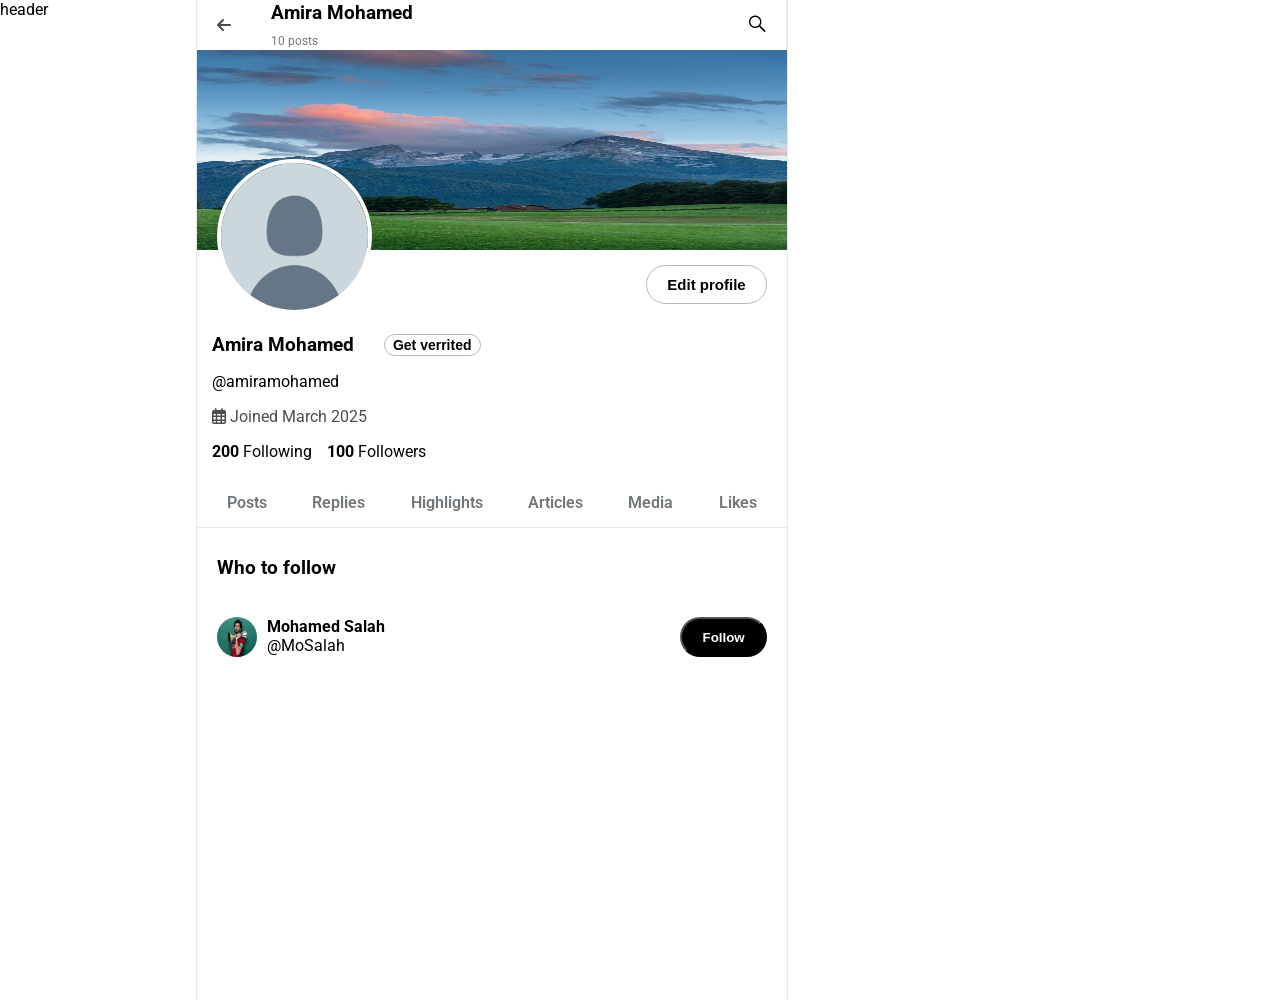
<file: HTML/index.html>
<!DOCTYPE html>
<html lang="en">

<head>
  <meta charset="UTF-8">
  <meta name="viewport" content="width=device-width, initial-scale=1.0">
  <title>Home</title>
  <link rel="icon" href="../Resources/Images/X (1).png">
  <link rel="stylesheet" href="../CSS/style.css">
   <!--link icones-->
   <link rel="stylesheet" href="https://cdnjs.cloudflare.com/ajax/libs/font-awesome/6.5.0/css/all.min.css">
   <!--link; font-->
   <link href="https://fonts.googleapis.com/css2?family=Lemonada:wght@300..700&family=Roboto:ital,wght@0,100..900;1,100..900&family=Work+Sans:ital,wght@0,100..900;1,100..900&display=swap" rel="stylesheet">
  <link rel="stylesheet" href="https://fonts.googleapis.com/css2?family=Material+Symbols+Outlined:opsz,wght,FILL,GRAD@24,400,0,0&icon_names=search" />
  <link rel="stylesheet" href="https://fonts.googleapis.com/css2?family=Material+Symbols+Outlined:opsz,wght,FILL,GRAD@20..48,100..700,0..1,-50..200&icon_names=arrow_forward" />
  <style>
    .material-symbols-outlined {
         font-variation-settings:
         'FILL' 0,
         'wght' 300,
         'GRAD' 0,
         'opsz' 24
    }
</style>

</head>

<body>
  <header>header


   
  </header>
  
    <main >
      <section class="two-optians" style="display: none;">
        <p> For You  </p> 
        <p> Following </p>   
      </section>
 
      <section class="post" style="display: none;">

        <div class="informUser">
          <img id="userphoto" src="../Resources/Images/profile.jpg" alt="">
          <div id="name">NadaEbrahim</div>
          <div id="username">@nadaebrahim</div>
          <button class="blue"  id="post-more"> <i class="fa-solid fa-ellipsis"></i></button>
        </div>


        <div class="mypost">
          <p>Lorem ipsum dolor sit, amet consecte unde molestias quibusdam? Fugit! adipisicing elit. Tenetur, mollitia?</p>
          <img id="postPhoto" alt="" src="../Resources/Images/photo-post.jpg">
        </div>

        <div class="effect">
          <div class="interac">
            <div>
              <div class="blue" id="icon2">
                <button class="btn-com"> <i class="fa-regular fa-comment"></i> </button>
                <span id="spancomment">0</span>
              </div>
              <div class="reply-container"></div>
            </div>
          
           <div class="blue"  id="icon3"><button> <i class="fa-solid fa-retweet"></i></button><span>0</span> </div>
           <div class="red" id="icon4"> <button class="btn-love"><i id="loveicon" class="fa-regular fa-heart"></i></button><span id="spanlove">0</span></div>
           <div class="green" id="icon5"> <button class="btn-view"><i id="viewicon" class="fa-regular fa-eye"></i></button><span id="spanview">0</span></div>
          
           <div class="load">
              <button class="blue"  id="icon6">   <i id="saveicon" class="fa-regular fa-bookmark"></i></button> 
              <button class="blue" id="icon7">  <i class="fa-solid fa-arrow-up-from-bracket"></i></button> 
           </div>
           
         </div>

        </div>

        </section>
    
     <section class="profile">
        <div class="profile-container">   
          <section class="mid-profile">
               <header class="profile-header">
                <div class="near">    
                 <div id="back-head"><i  class="fa-solid fa-arrow-left"></i>  </div>
                 <div class="centerHead">    
                 <h3 id="user-head">Amira Mohamed</h3>
                 <p id="num-posts">10 posts</p>
                 </div>
                </div>
                 <div class="rightHead">
                 <i id="search-header" class="fa-brands fa-sistrix"></i>
                 </div>
               </header>
               <div class="profile-images">
                 <img id="large-profile" src="../Resources/Images/photo5.jpg">
                
                 <img id="small-profile"  src="../Resources/Images/photo6.png">
                 <button id="btn-edit">Edit profile</button>
                 
               </div>
               <div class="profile-inform">
                <div class="name-accont">
                 <h3>Amira Mohamed</h3>
                 <button id="verified">Get verrited</button> 
                </div>
                  <p>@amiramohamed</p> 
                 <i class="fa-regular fa-calendar-days"></i>
                 <span>Joined March 2025</span> 
                 <div class="follow-info">
                   <p><b>200</b> Following</p>
                   <p><b>100</b> Followers</p>
                  </div>
               </div>
               <div>
                 <nav class="profile-tabs">
                  <ul>
                  <li><a href="#">Posts</a></li>
                  <li><a href="#">Replies</a></li>
                  <li><a href="#">Highlights</a></li>
                  <li><a href="#">Articles</a></li>
                  <li><a href="#">Media</a></li>
                  <li><a href="#">Likes</a></li>
                 </ul>
                </nav> 
                <div class="tap-content">
                  <div id="tap-post">
                    <h3>Who to follow</h3>
                    <div class="who-follow">
                      <div class="whatInfoFollow">
                    <img id="profile-1" src="../Resources/Images/profile7.jpg">
                    <div class="name-follow">
                      <b>Mohamed Salah</b>
                      <p>@MoSalah</p>
                    </div>
                    </div>
                    <button id="btn-follow">Follow</button>
                      </div>
                    </div>
                  <div>

                </div>

                </div>
            </section>
            <section class="aside-profile">
                <section class="search-people"></section>
                <section  class="might-like"></section>
                <section  class="happened"></section>
                <section class="foot-profile"></section>
            </section>
        </div>
    </section>

        <section style="display: none;">
          <div class="feed-news">
            <p id="side-label">Today’s News</p>
            <span class="material-symbols-outlined">arrow_forward</span>
          </div>
          <!--  News  -->
          <div class="feed-news feed-naws-flexing">
            <p class="news-label">Viral Tiger Escape Video Divides Viewers on Real or AI</p>
            <div class="trending-news">
              <div class="users">
                <img src="../Resources/Images/Avatar(3).png" alt="Avatars">
                <img src="../Resources/Images/Avatar(2).png" alt="">
                <img src="../Resources/Images/Avatar(1).jpeg" alt="">
              </div>
              <p>Trending now · Other · 258 posts</p>
            </div>
          </div>

          <!--  News  -->
          <div class="feed-news feed-naws-flexing">
            <p class="news-label">Viral Tiger Escape Video Divides Viewers on Real or AI</p>
            <div class="trending-news">
              <div class="users">
                <img src="../Resources/Images/Avatar(3).png" alt="Avatars">
                <img src="../Resources/Images/Avatar(2).png" alt="">
                <img src="../Resources/Images/Avatar(1).jpeg" alt="">
              </div>
              <p>Trending now · Other · 258 posts</p>
            </div>
          </div>

          <!--  News  -->
          <div class="feed-news feed-naws-flexing">
            <p class="news-label">Viral Tiger Escape Video Divides Viewers on Real or AI</p>
            <div class="trending-news">
              <div class="users">
                <img src="../Resources/Images/Avatar(3).png" alt="Avatars">
                <img src="../Resources/Images/Avatar(2).png" alt="">
                <img src="../Resources/Images/Avatar(1).jpeg" alt="">
              </div>
              <p>Trending now · Other · 258 posts</p>
            </div>
          </div>
          
          <div class="feed-news feed-naws-flexing">
           <p id="more-blue">Show More</p>
          </div>

        </section>
          
    </main>


    
  <aside style="display: none;">

    <section class="search-section">
      <div class="search">
        <img src="../Resources/Images/search_icon.svg">
        <!-- <span class="material-symbols-outlined">search</span> -->
        <input type="text" placeholder="Search">
      </div>
    </section>

    <section class="aside-section">
      <div class="aside-label">
         <p id="side-label">Subscribe to Premium</p>
         <p id="offer">50% off</p>
      </div>
      <p>Get rid of ads, see your analytics, boost your replies and unlock 20+ features.</p>
      <button class="btn-subscribe">Subscribe</button>
    </section>

    <section class="aside-section">
      <div class="aside-label">
         <p id="side-label">Today’s News</p>
         <span class="close-btn">&times;</span>
      </div>
      <div class="news">
        <p class="news-label">Viral Tiger Escape Video Divides Viewers on Real or AI</p>
        <div class="trending-news">
          <div class="users">
            <img src="../Resources/Images/Avatar(3).png" alt="Avatars">
            <img src="../Resources/Images/Avatar(2).png" alt="">
            <img src="../Resources/Images/Avatar(1).jpeg" alt="">
          </div>
          <p>Trending now · Other · 258 posts</p>
        </div>
      </div>
      <div class="news">
        <p class="news-label">Viral Tiger Escape Video Divides Viewers on Real or AI</p>
        <div class="trending-news">
          <div class="users">
            <img src="../Resources/Images/Avatar(3).png" alt="Avatars">
            <img src="../Resources/Images/Avatar(2).png" alt="">
            <img src="../Resources/Images/Avatar(1).jpeg" alt="">
          </div>
          <p>Trending now · Other · 258 posts</p>
        </div>
      </div>
      <div class="news">
        <p class="news-label">Viral Tiger Escape Video Divides Viewers on Real or AI</p>
        <div class="trending-news">
          <div class="users">
            <img src="../Resources/Images/Avatar(3).png" alt="Avatars">
            <img src="../Resources/Images/Avatar(2).png" alt="">
            <img src="../Resources/Images/Avatar(1).jpeg" alt="">
          </div>
          <p>Trending now · Other · 258 posts</p>
        </div>
      </div>
    </section>
    
    <section class="aside-section">
      <div class="aside-label">
         <p id="side-label">What’s happening</p>
      </div>
      <div class="trending">
        <p>Trending in Egypt</p>
        <div class="trending-label">
          <span class="menu-btn"> ... </span>
          <p>Hisham Gamal</p>
        </div>
      </div>
      <div class="trending">
        <p>Trending in Egypt</p>
        <div class="trending-label">
          <span class="menu-btn"> ... </span>
          <p>Hisham Gamal</p>
        </div>
      </div>
      <div class="trending">
        <p>Trending in Egypt</p>
        <div class="trending-label">
          <span class="menu-btn"> ... </span>
          <p>Hisham Gamal</p>
        </div>
      </div>
      <div class="more">
        <p>Show More</p>
      </div>
    </section>

    <section class="aside-section">
      <div class="aside-label">
        <p id="side-label">Who to follow</p>
      </div>
      <div class="tofollow">
        <div class="user-info">
          <img src="../Resources/Images/Avatar(1).jpeg" alt="User Photo">
          <div class="users-names">
            <p class="names">Narimane Naaman</p>
            <p class="user-name">@narimanenaaman</p>
          </div>
        </div>
        <button>Follow</button>
      </div>
      <div class="tofollow">
        <div class="user-info">
          <img src="../Resources/Images/Avatar(1).jpeg" alt="User Photo">
          <div class="users-names">
            <p class="names">Faia Younan</p>
            <p class="user-name">@faiayo</p>
          </div>
        </div>
        <button>Follow</button>
      </div>
      <div class="tofollow">
        <div class="user-info">
          <img src="../Resources/Images/Avatar(1).jpeg" alt="User Photo">
          <div class="users-names">
            <p class="names">Hisham Gamal</p>
            <p class="user-name">@hishamgamalbb</p>
          </div>
        </div>
        <button>Follow</button>
      </div>
      <div class="more">
        <p>Show More</p>
      </div>
    </section>

    <footer>
      <div>
        <span>Terms of Service</span>  | 
        <span>Privacy Policy</span>  | 
        <span>Cookie Policy</span>  | 
        <span>Accessibility</span>  | 
        <span>Ads info</span>  | 
        <span id="footer-more">More</span> <span id="footer-more">...</span> 
        &copy; 2026 X Corp.
      </div>
    </footer>
    
    <a class="btn_chat_Grok">   <img id="btn-img" src="../Resources/Images/grok-ai-icon.svg" alt=""> </a>
    <!--<button class="btn_chat_Grok">   <img id="btn-img" src="../Resources/Images/chat-icon.png" alt=""> </button> -->
  
  </aside>

   <script src="../Javascript/javascript.js"></script> 
</body>
</html>
</file>
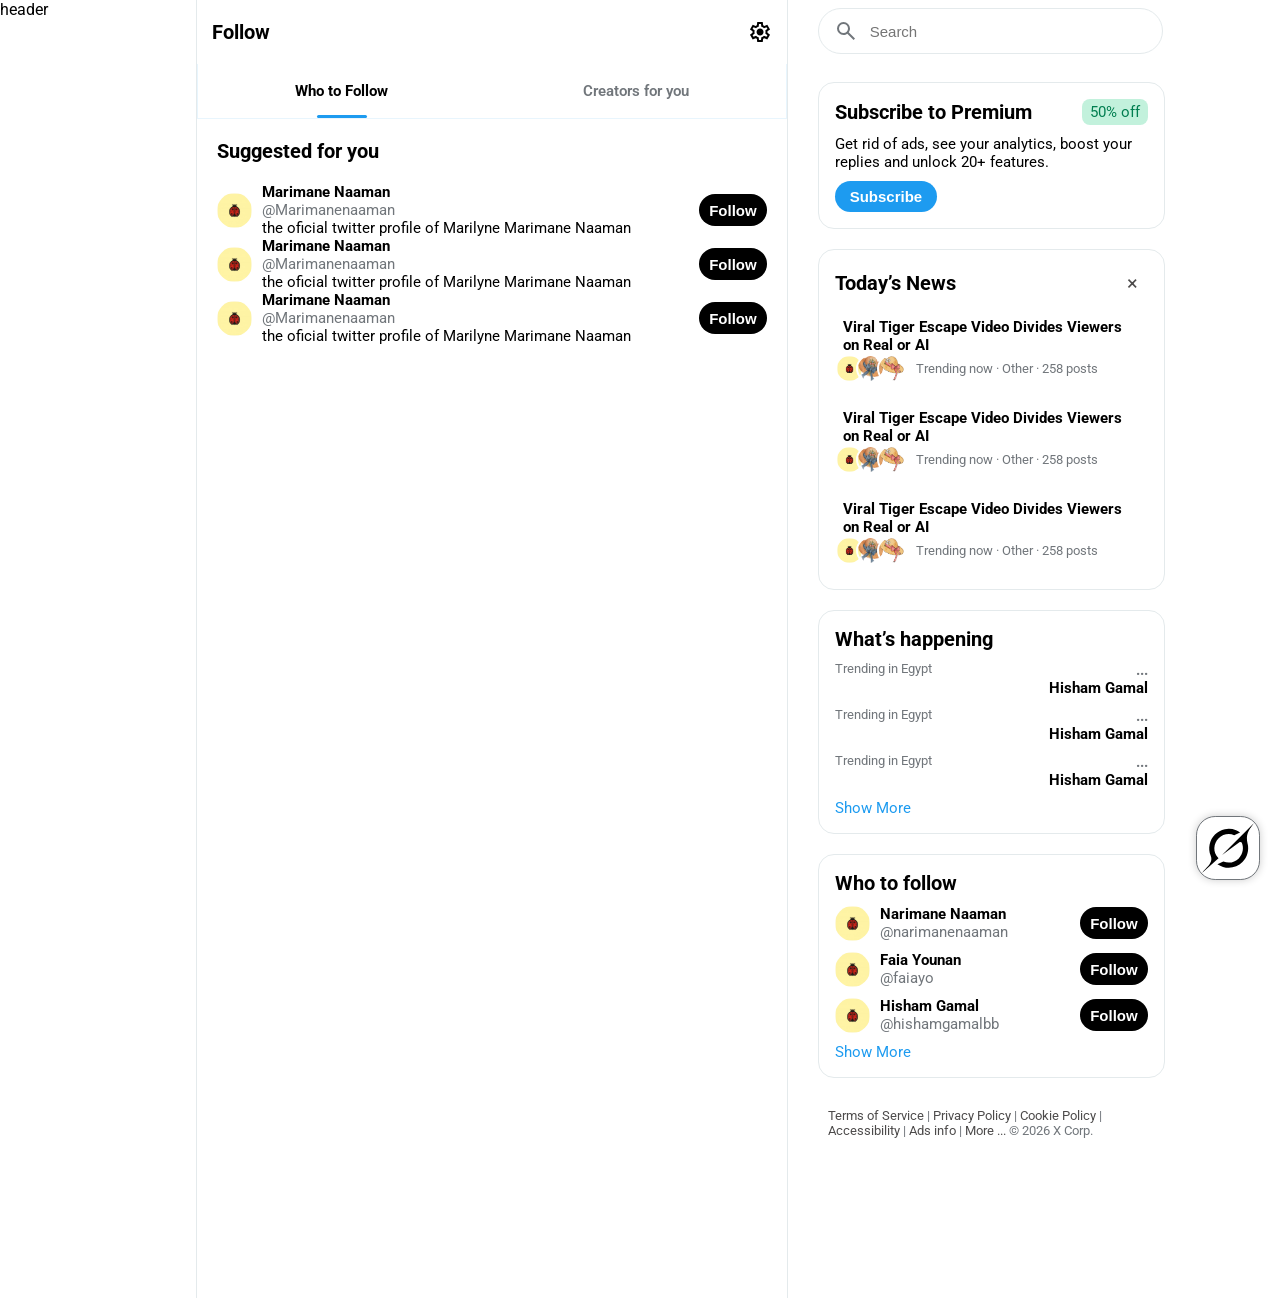
<file: HTML/follow.html>
<!DOCTYPE html>
<html lang="en">

<head>
  <meta charset="UTF-8">
  <meta name="viewport" content="width=device-width, initial-scale=1.0">
  <title>Follow</title>
  <link rel="icon" href="../Resources/Images/X (1).png">
  <link rel="stylesheet" href="../CSS/style.css">
   <!--link icones-->
   <link rel="stylesheet" href="https://cdnjs.cloudflare.com/ajax/libs/font-awesome/6.5.0/css/all.min.css">
   <!--link; font-->
   <link href="https://fonts.googleapis.com/css2?family=Lemonada:wght@300..700&family=Roboto:ital,wght@0,100..900;1,100..900&family=Work+Sans:ital,wght@0,100..900;1,100..900&display=swap" rel="stylesheet">
  <link rel="stylesheet" href="https://fonts.googleapis.com/css2?family=Material+Symbols+Outlined:opsz,wght,FILL,GRAD@24,400,0,0&icon_names=search" />
  <link rel="stylesheet" href="https://fonts.googleapis.com/css2?family=Material+Symbols+Outlined:opsz,wght,FILL,GRAD@20..48,100..700,0..1,-50..200&icon_names=arrow_forward" />
  <style>
    .material-symbols-outlined {
         font-variation-settings:
         'FILL' 0,
         'wght' 300,
         'GRAD' 0,
         'opsz' 24
    }
</style>

</head>

<body>
  <header>header</header>

  <section class="header-for-mobiles">
    <div class="page-label">
      <img class="profile-photo" src="../Resources/Images/profile.jpg" alt="profile">
      <p class="p-page-label">Follow</p>
    </div>
    <img src="../Resources/icons/settings-icon.svg">
  </section>
  
    <main>
      <section class="main-label">
        <p class="p-page-label">Follow</p>
        <img src="../Resources/icons/settings-icon.svg">
      </section>

      <section class="two-optians">
        <div class="tab-optian two-optians-active"> <p> Who to Follow  </p>   </div> 
        <div class="tab-optian"> <p> Creators for you </p>  </div>
      </section>

      <section class="user-to-follow">
        <p class="p-suggested">Suggested for you</p>
      </section>
      
      <section class="suggestions">
        <div class="single-suggestion">
            <div class="user-information">
              <img src="../Resources/Images/Avatar(1).jpeg" alt="User Photo">
              <div class="Suggested-name ">
                <p class="names">Marimane Naaman</p>
                <p class="user-name">@Marimanenaaman</p>
                <p class="user-bio">the oficial twitter profile of Marilyne Marimane Naaman </p>
             </div>
           </div>
           <button>Follow</button>
        </div>

        <div class="single-suggestion">
            <div class="user-information">
              <img src="../Resources/Images/Avatar(1).jpeg" alt="User Photo">
              <div class="Suggested-name ">
                <p class="names">Marimane Naaman</p>
                <p class="user-name">@Marimanenaaman</p>
                <p class="user-bio">the oficial twitter profile of Marilyne Marimane Naaman </p>
             </div>
           </div>
           <button>Follow</button>
        </div>

        <div class="single-suggestion">
            <div class="user-information">
              <img src="../Resources/Images/Avatar(1).jpeg" alt="User Photo">
              <div class="Suggested-name ">
                <p class="names">Marimane Naaman</p>
                <p class="user-name">@Marimanenaaman</p>
                <p class="user-bio">the oficial twitter profile of Marilyne Marimane Naaman </p>
             </div>
           </div>
           <button>Follow</button>
        </div>
        
      </section>
          
    </main>


    
  <aside>

    <section class="search-section">
      <div class="search">
        <img src="../Resources/Images/search_icon.svg">
        <!-- <span class="material-symbols-outlined">search</span> -->
        <input type="text" placeholder="Search">
      </div>
    </section>

    <section class="aside-section">
      <div class="aside-label">
         <p id="side-label">Subscribe to Premium</p>
         <p id="offer">50% off</p>
      </div>
      <p>Get rid of ads, see your analytics, boost your replies and unlock 20+ features.</p>
      <button class="btn-subscribe">Subscribe</button>
    </section>

    <section class="aside-section">
      <div class="aside-label">
         <p id="side-label">Today’s News</p>
         <span class="close-btn">&times;</span>
      </div>
      <div class="news">
        <p class="news-label">Viral Tiger Escape Video Divides Viewers on Real or AI</p>
        <div class="trending-news">
          <div class="users">
            <img src="../Resources/Images/Avatar(3).png" alt="Avatars">
            <img src="../Resources/Images/Avatar(2).png" alt="">
            <img src="../Resources/Images/Avatar(1).jpeg" alt="">
          </div>
          <p>Trending now · Other · 258 posts</p>
        </div>
      </div>
      <div class="news">
        <p class="news-label">Viral Tiger Escape Video Divides Viewers on Real or AI</p>
        <div class="trending-news">
          <div class="users">
            <img src="../Resources/Images/Avatar(3).png" alt="Avatars">
            <img src="../Resources/Images/Avatar(2).png" alt="">
            <img src="../Resources/Images/Avatar(1).jpeg" alt="">
          </div>
          <p>Trending now · Other · 258 posts</p>
        </div>
      </div>
      <div class="news">
        <p class="news-label">Viral Tiger Escape Video Divides Viewers on Real or AI</p>
        <div class="trending-news">
          <div class="users">
            <img src="../Resources/Images/Avatar(3).png" alt="Avatars">
            <img src="../Resources/Images/Avatar(2).png" alt="">
            <img src="../Resources/Images/Avatar(1).jpeg" alt="">
          </div>
          <p>Trending now · Other · 258 posts</p>
        </div>
      </div>
    </section>
    
    <section class="aside-section">
      <div class="aside-label">
         <p id="side-label">What’s happening</p>
      </div>
      <div class="trending">
        <p>Trending in Egypt</p>
        <div class="trending-label">
          <span class="menu-btn"> ... </span>
          <p>Hisham Gamal</p>
        </div>
      </div>
      <div class="trending">
        <p>Trending in Egypt</p>
        <div class="trending-label">
          <span class="menu-btn"> ... </span>
          <p>Hisham Gamal</p>
        </div>
      </div>
      <div class="trending">
        <p>Trending in Egypt</p>
        <div class="trending-label">
          <span class="menu-btn"> ... </span>
          <p>Hisham Gamal</p>
        </div>
      </div>
      <div class="more">
        <p>Show More</p>
      </div>
    </section>

    <section class="aside-section">
      <div class="aside-label">
        <p id="side-label">Who to follow</p>
      </div>
      <div class="tofollow">
        <div class="user-info">
          <img src="../Resources/Images/Avatar(1).jpeg" alt="User Photo">
          <div class="users-names">
            <p class="names">Narimane Naaman</p>
            <p class="user-name">@narimanenaaman</p>
          </div>
        </div>
        <button>Follow</button>
      </div>
      <div class="tofollow">
        <div class="user-info">
          <img src="../Resources/Images/Avatar(1).jpeg" alt="User Photo">
          <div class="users-names">
            <p class="names">Faia Younan</p>
            <p class="user-name">@faiayo</p>
          </div>
        </div>
        <button>Follow</button>
      </div>
      <div class="tofollow">
        <div class="user-info">
          <img src="../Resources/Images/Avatar(1).jpeg" alt="User Photo">
          <div class="users-names">
            <p class="names">Hisham Gamal</p>
            <p class="user-name">@hishamgamalbb</p>
          </div>
        </div>
        <button>Follow</button>
      </div>
      <div class="more">
        <p>Show More</p>
      </div>
    </section>

    <footer>
      <div>
        <span>Terms of Service</span>  | 
        <span>Privacy Policy</span>  | 
        <span>Cookie Policy</span>  | 
        <span>Accessibility</span>  | 
        <span>Ads info</span>  | 
        <span id="footer-more">More</span> <span id="footer-more">...</span> 
        &copy; 2026 X Corp.
      </div>
    </footer>
    
    <a class="btn_chat_Grok">   <img id="btn-img" src="../Resources/Images/grok-ai-icon.svg" alt=""> </a>
    <!--<button class="btn_chat_Grok">   <img id="btn-img" src="../Resources/Images/chat-icon.png" alt=""> </button> -->
  
  </aside>

   <script src="../Javascript/javascript.js"></script> 
</body>
</html>
</file>
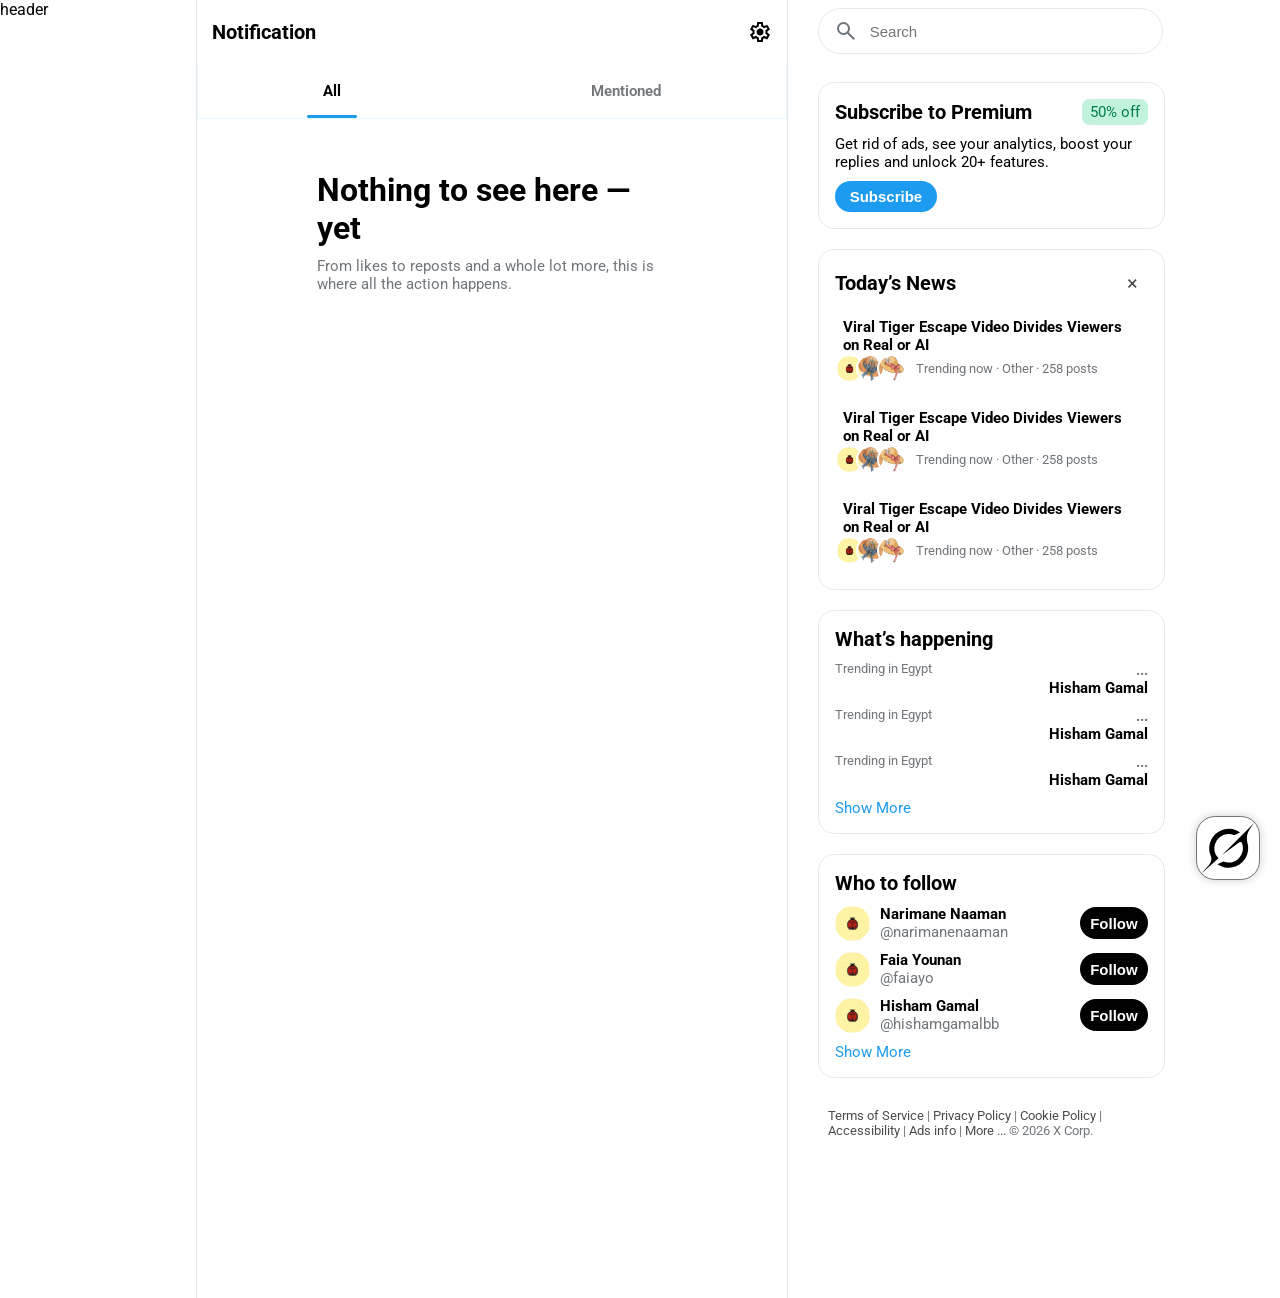
<file: HTML/Notification.html>
<!DOCTYPE html>
<html lang="en">

<head>
  <meta charset="UTF-8">
  <meta name="viewport" content="width=device-width, initial-scale=1.0">
  <title>Notification</title>
  <link rel="icon" href="../Resources/Images/X (1).png">
  <link rel="stylesheet" href="../CSS/style.css">
   <!--link icones-->
   <link rel="stylesheet" href="https://cdnjs.cloudflare.com/ajax/libs/font-awesome/6.5.0/css/all.min.css">
   <!--link; font-->
   <link href="https://fonts.googleapis.com/css2?family=Lemonada:wght@300..700&family=Roboto:ital,wght@0,100..900;1,100..900&family=Work+Sans:ital,wght@0,100..900;1,100..900&display=swap" rel="stylesheet">
  <link rel="stylesheet" href="https://fonts.googleapis.com/css2?family=Material+Symbols+Outlined:opsz,wght,FILL,GRAD@24,400,0,0&icon_names=search" />
  <link rel="stylesheet" href="https://fonts.googleapis.com/css2?family=Material+Symbols+Outlined:opsz,wght,FILL,GRAD@20..48,100..700,0..1,-50..200&icon_names=arrow_forward" />
  <style>
    .material-symbols-outlined {
         font-variation-settings:
         'FILL' 0,
         'wght' 300,
         'GRAD' 0,
         'opsz' 24
    }
</style>

</head>

<body>
  <header>header</header>

  <section class="header-for-mobiles">
    <div class="page-label">
      <img class="profile-photo" src="../Resources/Images/profile.jpg" alt="profile">
      <p class="p-page-label">Notification</p>
    </div>
    <img src="../Resources/icons/settings-icon.svg">
  </section>
  
    <main>
      <section class="main-label">
        <p class="p-page-label">Notification</p>
        <img src="../Resources/icons/settings-icon.svg">
      </section>

      <section class="two-optians">
        <div class="tab-optian two-optians-active"> <p> All  </p>   </div> 
        <div class="tab-optian"> <p> Mentioned </p>  </div>
      </section>

      <section class="no-notifications">
        <p class="big-no-noti">Nothing to see here — yet</p>
        <p class="no-noti">From likes to reposts and a whole lot more, this is where all the action happens.</p>
      </section>
          
    </main>


    
  <aside>

    <section class="search-section">
      <div class="search">
        <img src="../Resources/Images/search_icon.svg">
        <!-- <span class="material-symbols-outlined">search</span> -->
        <input type="text" placeholder="Search">
      </div>
    </section>

    <section class="aside-section">
      <div class="aside-label">
         <p id="side-label">Subscribe to Premium</p>
         <p id="offer">50% off</p>
      </div>
      <p>Get rid of ads, see your analytics, boost your replies and unlock 20+ features.</p>
      <button class="btn-subscribe">Subscribe</button>
    </section>

    <section class="aside-section">
      <div class="aside-label">
         <p id="side-label">Today’s News</p>
         <span class="close-btn">&times;</span>
      </div>
      <div class="news">
        <p class="news-label">Viral Tiger Escape Video Divides Viewers on Real or AI</p>
        <div class="trending-news">
          <div class="users">
            <img src="../Resources/Images/Avatar(3).png" alt="Avatars">
            <img src="../Resources/Images/Avatar(2).png" alt="">
            <img src="../Resources/Images/Avatar(1).jpeg" alt="">
          </div>
          <p>Trending now · Other · 258 posts</p>
        </div>
      </div>
      <div class="news">
        <p class="news-label">Viral Tiger Escape Video Divides Viewers on Real or AI</p>
        <div class="trending-news">
          <div class="users">
            <img src="../Resources/Images/Avatar(3).png" alt="Avatars">
            <img src="../Resources/Images/Avatar(2).png" alt="">
            <img src="../Resources/Images/Avatar(1).jpeg" alt="">
          </div>
          <p>Trending now · Other · 258 posts</p>
        </div>
      </div>
      <div class="news">
        <p class="news-label">Viral Tiger Escape Video Divides Viewers on Real or AI</p>
        <div class="trending-news">
          <div class="users">
            <img src="../Resources/Images/Avatar(3).png" alt="Avatars">
            <img src="../Resources/Images/Avatar(2).png" alt="">
            <img src="../Resources/Images/Avatar(1).jpeg" alt="">
          </div>
          <p>Trending now · Other · 258 posts</p>
        </div>
      </div>
    </section>
    
    <section class="aside-section">
      <div class="aside-label">
         <p id="side-label">What’s happening</p>
      </div>
      <div class="trending">
        <p>Trending in Egypt</p>
        <div class="trending-label">
          <span class="menu-btn"> ... </span>
          <p>Hisham Gamal</p>
        </div>
      </div>
      <div class="trending">
        <p>Trending in Egypt</p>
        <div class="trending-label">
          <span class="menu-btn"> ... </span>
          <p>Hisham Gamal</p>
        </div>
      </div>
      <div class="trending">
        <p>Trending in Egypt</p>
        <div class="trending-label">
          <span class="menu-btn"> ... </span>
          <p>Hisham Gamal</p>
        </div>
      </div>
      <div class="more">
        <p>Show More</p>
      </div>
    </section>

    <section class="aside-section">
      <div class="aside-label">
        <p id="side-label">Who to follow</p>
      </div>
      <div class="tofollow">
        <div class="user-info">
          <img src="../Resources/Images/Avatar(1).jpeg" alt="User Photo">
          <div class="users-names">
            <p class="names">Narimane Naaman</p>
            <p class="user-name">@narimanenaaman</p>
          </div>
        </div>
        <button>Follow</button>
      </div>
      <div class="tofollow">
        <div class="user-info">
          <img src="../Resources/Images/Avatar(1).jpeg" alt="User Photo">
          <div class="users-names">
            <p class="names">Faia Younan</p>
            <p class="user-name">@faiayo</p>
          </div>
        </div>
        <button>Follow</button>
      </div>
      <div class="tofollow">
        <div class="user-info">
          <img src="../Resources/Images/Avatar(1).jpeg" alt="User Photo">
          <div class="users-names">
            <p class="names">Hisham Gamal</p>
            <p class="user-name">@hishamgamalbb</p>
          </div>
        </div>
        <button>Follow</button>
      </div>
      <div class="more">
        <p>Show More</p>
      </div>
    </section>

    <footer>
      <div>
        <span>Terms of Service</span>  | 
        <span>Privacy Policy</span>  | 
        <span>Cookie Policy</span>  | 
        <span>Accessibility</span>  | 
        <span>Ads info</span>  | 
        <span id="footer-more">More</span> <span id="footer-more">...</span> 
        &copy; 2026 X Corp.
      </div>
    </footer>
    
    <a class="btn_chat_Grok">   <img id="btn-img" src="../Resources/Images/grok-ai-icon.svg" alt=""> </a>
    <!--<button class="btn_chat_Grok">   <img id="btn-img" src="../Resources/Images/chat-icon.png" alt=""> </button> -->
  
  </aside>

   <script src="../Javascript/javascript.js"></script> 
</body>
</html>
</file>
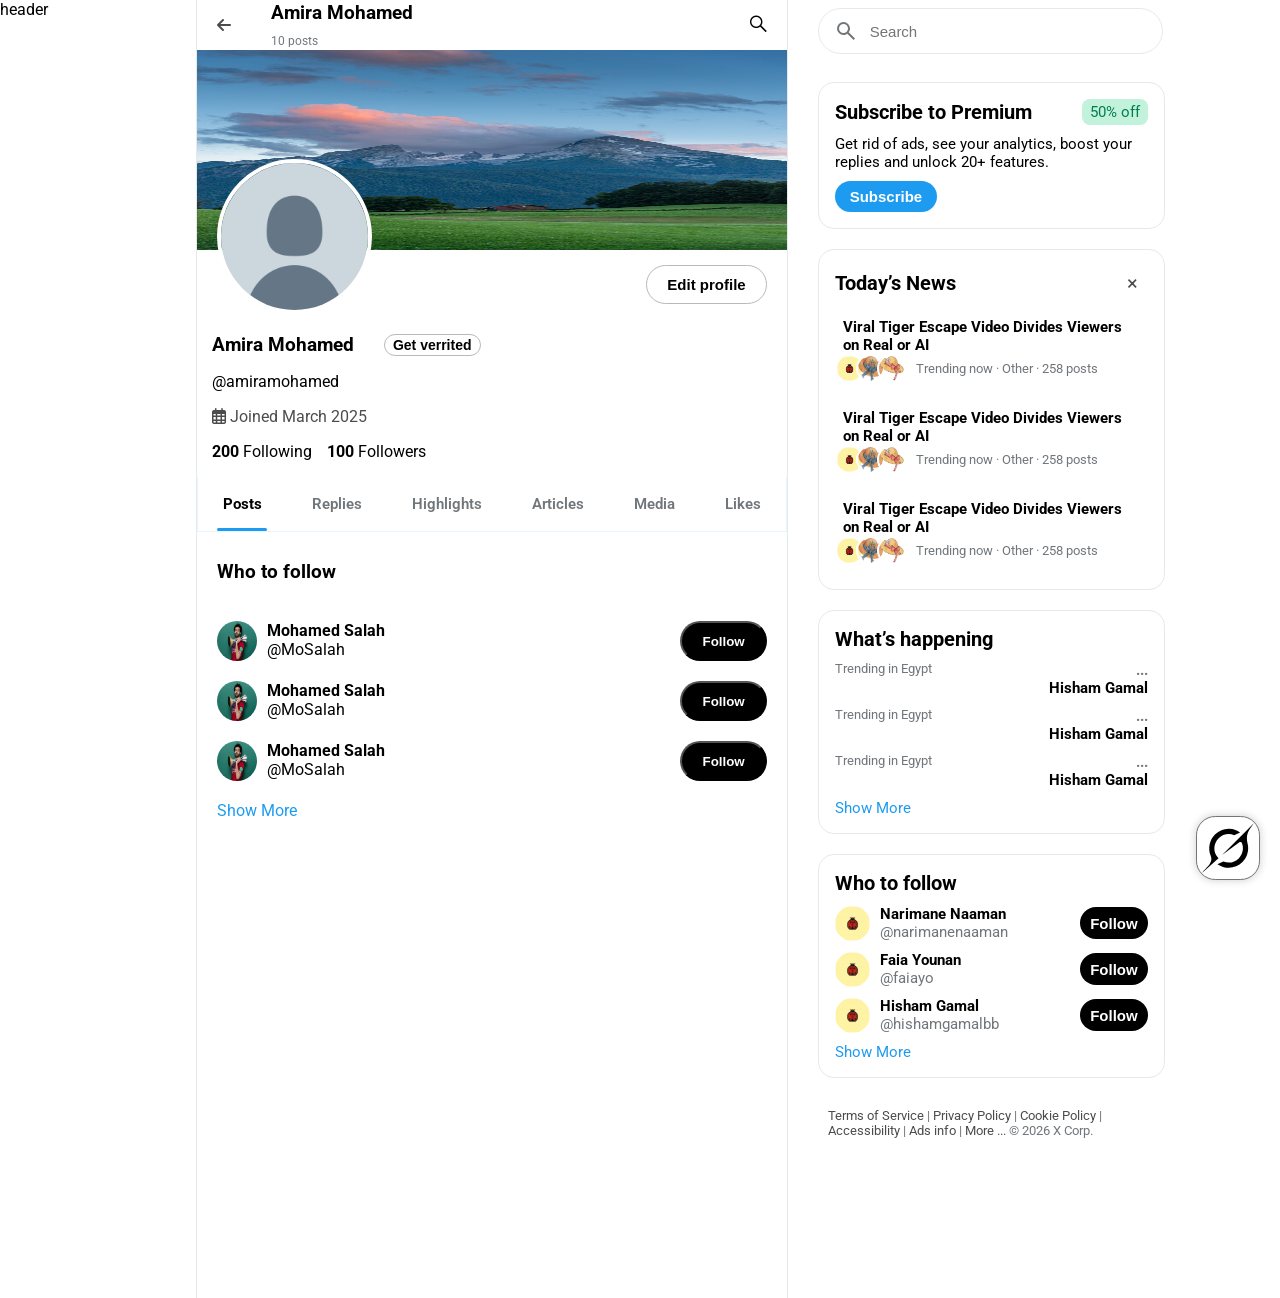
<file: HTML/Profile.html>
<!DOCTYPE html>
<html lang="en">

<head>
  <meta charset="UTF-8">
  <meta name="viewport" content="width=device-width, initial-scale=1.0">
  <title>Profile</title>
  <link rel="icon" href="../Resources/Images/X (1).png">
  <link rel="stylesheet" href="../CSS/style.css">
  
   <!--link icones-->
   <link rel="stylesheet" href="https://cdnjs.cloudflare.com/ajax/libs/font-awesome/6.5.0/css/all.min.css">
   <!--link; font-->
   <link href="https://fonts.googleapis.com/css2?family=Lemonada:wght@300..700&family=Roboto:ital,wght@0,100..900;1,100..900&family=Work+Sans:ital,wght@0,100..900;1,100..900&display=swap" rel="stylesheet">
  <link rel="stylesheet" href="https://fonts.googleapis.com/css2?family=Material+Symbols+Outlined:opsz,wght,FILL,GRAD@24,400,0,0&icon_names=search" />
  <link rel="stylesheet" href="https://fonts.googleapis.com/css2?family=Material+Symbols+Outlined:opsz,wght,FILL,GRAD@20..48,100..700,0..1,-50..200&icon_names=arrow_forward" />
  <style>
    .material-symbols-outlined {
         font-variation-settings:
         'FILL' 0,
         'wght' 300,
         'GRAD' 0,
         'opsz' 24
    }
</style>

</head>

<body>
  <header>header</header>
  
  <main>

    <section class="profile">
      <div class="profile-container">   
        <section class="mid-profile">

           <div class="profile-header">
             <div class="near">    
               <div id="back-head"><i  class="fa-solid fa-arrow-left"></i>  </div>
               <div class="centerHead">    
                 <h3 id="user-head">Amira Mohamed</h3>
                 <p id="num-posts">10 posts</p>
               </div>
             </div>
             <div class="rightHead">
               <i id="search-header" class="fa-brands fa-sistrix"></i>
             </div>
           </div>

           <div class="profile-images">
             <img id="large-profile" src="../Resources/Images/photo5.jpg">
             <img id="small-profile"  src="../Resources/Images/photo6.png">
             <button id="btn-edit">Edit profile</button>
           </div>

           <div class="profile-inform">
              <div class="name-accont">
                 <h3>Amira Mohamed</h3>
                 <button id="verified">Get verrited</button> 
              </div>
              <p>@amiramohamed</p> 
              <i class="fa-regular fa-calendar-days"></i>
              <span>Joined March 2025</span> 
              <div class="follow-info">
                <p><b>200</b> Following</p>
                <p><b>100</b> Followers</p>
              </div>
            </div>
              
                 <!--<nav class="profile-tabs">
                  <ul>
                  <li><a href="#">Posts</a></li>
                  <li><a href="#">Replies</a></li>
                  <li><a href="#">Highlights</a></li>
                  <li><a href="#">Articles</a></li>
                  <li><a href="#">Media</a></li>
                  <li><a href="#">Likes</a></li>
                 </ul>
                </nav>-->
          <div class="two-optians">
             <div class="tab-optian two-optians-active"> <p> Posts  </p>   </div> 
             <div class="tab-optian"> <p> Replies </p>  </div>
             <div class="tab-optian"> <p> Highlights </p>  </div>
             <div class="tab-optian"> <p> Articles </p>  </div>
             <div class="tab-optian"> <p> Media </p>  </div>
             <div class="tab-optian"> <p> Likes </p>  </div>
          </div> 

        
            <div class="tab-section active-section">
               <div id="tap-post">
                  <h3>Who to follow</h3>
                  <!-- user to follow-->
                  <div class="who-follow">
                      <div class="whatInfoFollow">
                        <img id="profile-1" src="../Resources/Images/profile7.jpg">
                        <div class="name-follow">
                          <b>Mohamed Salah</b>
                          <p>@MoSalah</p>
                        </div>
                      </div>
                      <button id="btn-follow">Follow</button>
                  </div>

                  <!-- user to follow-->
                  <div class="who-follow">
                      <div class="whatInfoFollow">
                        <img id="profile-1" src="../Resources/Images/profile7.jpg">
                        <div class="name-follow">
                          <b>Mohamed Salah</b>
                          <p>@MoSalah</p>
                        </div>
                      </div>
                      <button id="btn-follow">Follow</button>
                  </div>

                  <!-- user to follow-->
                  <div class="who-follow">
                      <div class="whatInfoFollow">
                        <img id="profile-1" src="../Resources/Images/profile7.jpg">
                        <div class="name-follow">
                          <b>Mohamed Salah</b>
                          <p>@MoSalah</p>
                        </div>
                      </div>
                      <button id="btn-follow">Follow</button>
                  </div>

                  <div class="feed-news feed-naws-flexing">
                    <p id="more-blue">Show More</p>
                  </div>
               </div>
            </div>

            <div class="tab-section">
              <div id="tap-post">
                  <h3>Who to follow</h3>
                  <!-- user to follow-->
                  <div class="who-follow">
                      <div class="whatInfoFollow">
                        <img id="profile-1" src="../Resources/Images/profile7.jpg">
                        <div class="name-follow">
                          <b>Mohamed Salah</b>
                          <p>@MoSalah</p>
                        </div>
                      </div>
                      <button id="btn-follow">Follow</button>
                  </div>

                  <!-- user to follow-->
                  <div class="who-follow">
                      <div class="whatInfoFollow">
                        <img id="profile-1" src="../Resources/Images/profile7.jpg">
                        <div class="name-follow">
                          <b>Mohamed Salah</b>
                          <p>@MoSalah</p>
                        </div>
                      </div>
                      <button id="btn-follow">Follow</button>
                  </div>

                  <!-- user to follow-->
                  <div class="who-follow">
                      <div class="whatInfoFollow">
                        <img id="profile-1" src="../Resources/Images/profile7.jpg">
                        <div class="name-follow">
                          <b>Mohamed Salah</b>
                          <p>@MoSalah</p>
                        </div>
                      </div>
                      <button id="btn-follow">Follow</button>
                  </div>

                  <div class="feed-news feed-naws-flexing">
                    <p id="more-blue">Show More</p>
                  </div>
               </div>
            </div>

            <div class="tab-section">
              <section class="no-notifications">
                <p class="big-no-noti">Highlight on your profile</p>
                <p class="no-noti">You must be subscribed to Premium to highlight posts on your profile.</p>
              </section>
            </div>

            <div class="tab-section">
              <section class="no-notifications">
                <p class="big-no-noti">Write Articles on X</p>
                <p class="no-noti">You must be subscribed to Premium to write Articles on X</p>
              </section>
            </div>

            <div class="tab-section">
              <section class="no-notifications">
                <p class="big-no-noti">Lights, camera … attachments!</p>
                <p class="no-noti">When you post photos or videos, they will show up here.</p>
              </section>
            </div>

            <div class="tab-section">
              Likes content
            </div>

        
        </section>
          
        <!--<section class="aside-profile">
            <section class="search-people"></section>
            <section  class="might-like"></section>
            <section  class="happened"></section>
            <section class="foot-profile"></section>
        </section>-->

      </div>

    </section>  
          
  </main>


    
  <aside>

    <section class="search-section">
      <div class="search">
        <img src="../Resources/Images/search_icon.svg">
        <!-- <span class="material-symbols-outlined">search</span> -->
        <input type="text" placeholder="Search">
      </div>
    </section>

    <section class="aside-section">
      <div class="aside-label">
         <p id="side-label">Subscribe to Premium</p>
         <p id="offer">50% off</p>
      </div>
      <p>Get rid of ads, see your analytics, boost your replies and unlock 20+ features.</p>
      <button class="btn-subscribe">Subscribe</button>
    </section>

    <section class="aside-section">
      <div class="aside-label">
         <p id="side-label">Today’s News</p>
         <span class="close-btn">&times;</span>
      </div>
      <div class="news">
        <p class="news-label">Viral Tiger Escape Video Divides Viewers on Real or AI</p>
        <div class="trending-news">
          <div class="users">
            <img src="../Resources/Images/Avatar(3).png" alt="Avatars">
            <img src="../Resources/Images/Avatar(2).png" alt="">
            <img src="../Resources/Images/Avatar(1).jpeg" alt="">
          </div>
          <p>Trending now · Other · 258 posts</p>
        </div>
      </div>
      <div class="news">
        <p class="news-label">Viral Tiger Escape Video Divides Viewers on Real or AI</p>
        <div class="trending-news">
          <div class="users">
            <img src="../Resources/Images/Avatar(3).png" alt="Avatars">
            <img src="../Resources/Images/Avatar(2).png" alt="">
            <img src="../Resources/Images/Avatar(1).jpeg" alt="">
          </div>
          <p>Trending now · Other · 258 posts</p>
        </div>
      </div>
      <div class="news">
        <p class="news-label">Viral Tiger Escape Video Divides Viewers on Real or AI</p>
        <div class="trending-news">
          <div class="users">
            <img src="../Resources/Images/Avatar(3).png" alt="Avatars">
            <img src="../Resources/Images/Avatar(2).png" alt="">
            <img src="../Resources/Images/Avatar(1).jpeg" alt="">
          </div>
          <p>Trending now · Other · 258 posts</p>
        </div>
      </div>
    </section>
    
    <section class="aside-section">
      <div class="aside-label">
         <p id="side-label">What’s happening</p>
      </div>
      <div class="trending">
        <p>Trending in Egypt</p>
        <div class="trending-label">
          <span class="menu-btn"> ... </span>
          <p>Hisham Gamal</p>
        </div>
      </div>
      <div class="trending">
        <p>Trending in Egypt</p>
        <div class="trending-label">
          <span class="menu-btn"> ... </span>
          <p>Hisham Gamal</p>
        </div>
      </div>
      <div class="trending">
        <p>Trending in Egypt</p>
        <div class="trending-label">
          <span class="menu-btn"> ... </span>
          <p>Hisham Gamal</p>
        </div>
      </div>
      <div class="more">
        <p>Show More</p>
      </div>
    </section>

    <section class="aside-section">
      <div class="aside-label">
        <p id="side-label">Who to follow</p>
      </div>
      <div class="tofollow">
        <div class="user-info">
          <img src="../Resources/Images/Avatar(1).jpeg" alt="User Photo">
          <div class="users-names">
            <p class="names">Narimane Naaman</p>
            <p class="user-name">@narimanenaaman</p>
          </div>
        </div>
        <button>Follow</button>
      </div>
      <div class="tofollow">
        <div class="user-info">
          <img src="../Resources/Images/Avatar(1).jpeg" alt="User Photo">
          <div class="users-names">
            <p class="names">Faia Younan</p>
            <p class="user-name">@faiayo</p>
          </div>
        </div>
        <button>Follow</button>
      </div>
      <div class="tofollow">
        <div class="user-info">
          <img src="../Resources/Images/Avatar(1).jpeg" alt="User Photo">
          <div class="users-names">
            <p class="names">Hisham Gamal</p>
            <p class="user-name">@hishamgamalbb</p>
          </div>
        </div>
        <button>Follow</button>
      </div>
      <div class="more">
        <p>Show More</p>
      </div>
    </section>

    <footer>
      <div>
        <span>Terms of Service</span>  | 
        <span>Privacy Policy</span>  | 
        <span>Cookie Policy</span>  | 
        <span>Accessibility</span>  | 
        <span>Ads info</span>  | 
        <span id="footer-more">More</span> <span id="footer-more">...</span> 
        &copy; 2026 X Corp.
      </div>
    </footer>
    
    <a class="btn_chat_Grok">   <img id="btn-img" src="../Resources/Images/grok-ai-icon.svg" alt=""> </a>
    <!--<button class="btn_chat_Grok">   <img id="btn-img" src="../Resources/Images/chat-icon.png" alt=""> </button> -->
  
  </aside>

   <script src="../Javascript/javascript.js"></script> 

</body>
</html>
</file>
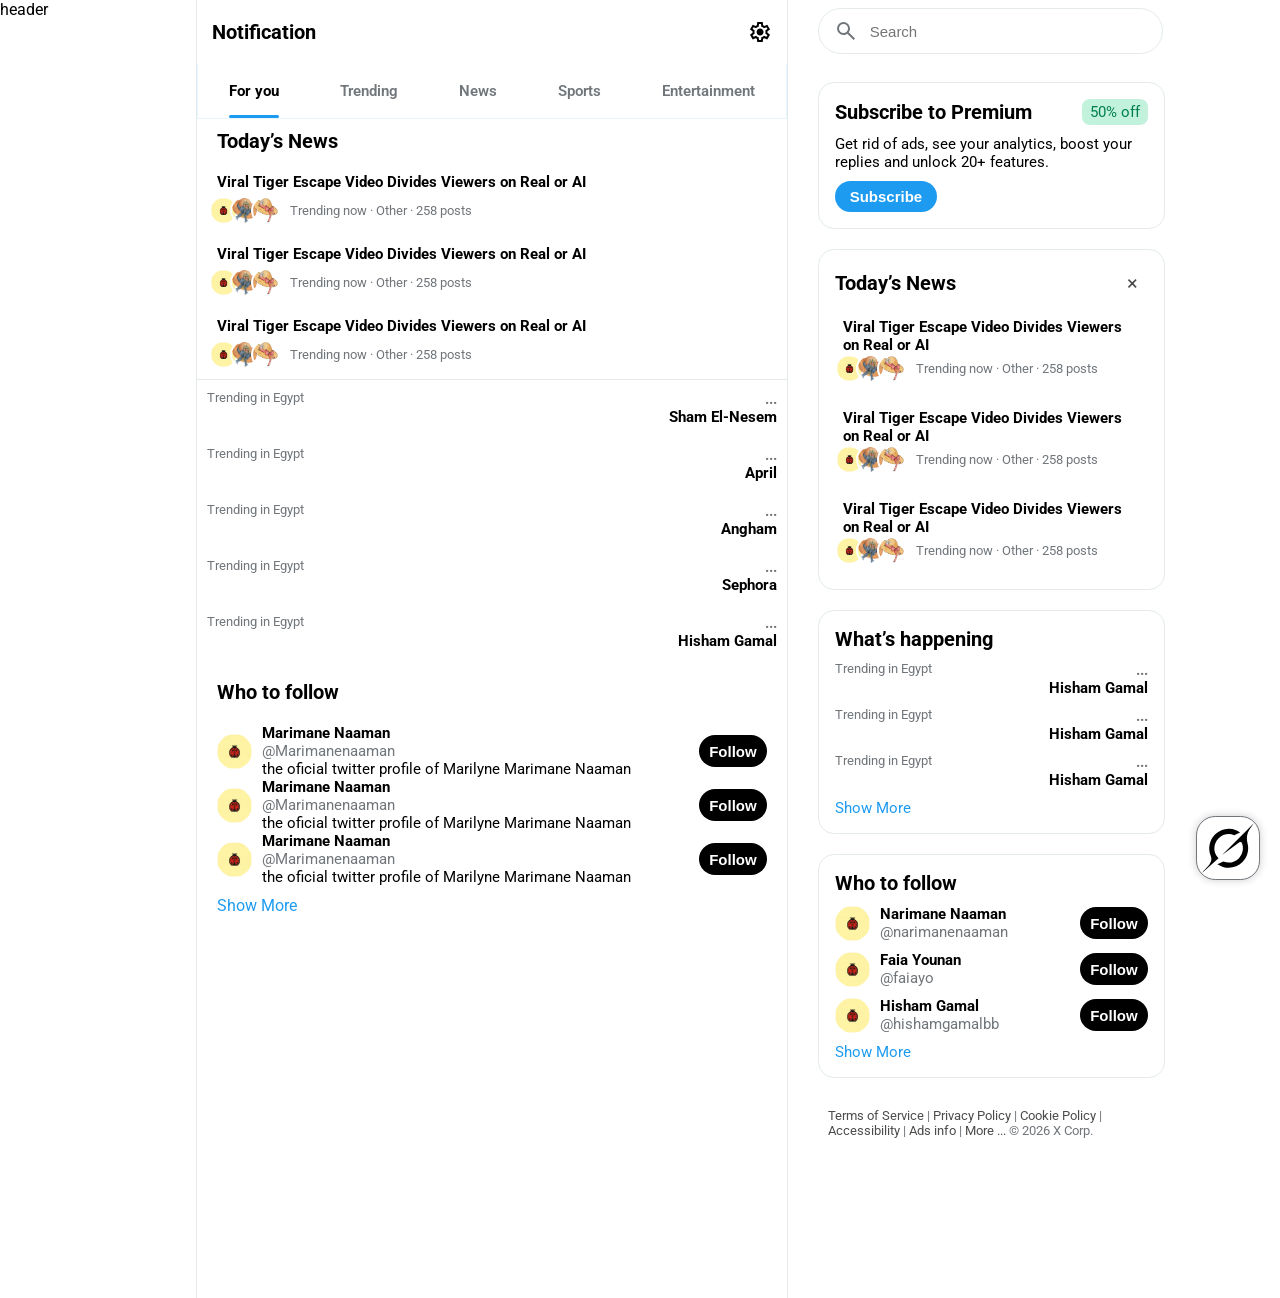
<file: HTML/search.html>
<!DOCTYPE html>
<html lang="en">

<head>
  <meta charset="UTF-8">
  <meta name="viewport" content="width=device-width, initial-scale=1.0">
  <title>Search</title>
  <link rel="icon" href="../Resources/Images/X (1).png">
  <link rel="stylesheet" href="../CSS/style.css">
   <!--link icones-->
   <link rel="stylesheet" href="https://cdnjs.cloudflare.com/ajax/libs/font-awesome/6.5.0/css/all.min.css">
   <!--link; font-->
   <link href="https://fonts.googleapis.com/css2?family=Lemonada:wght@300..700&family=Roboto:ital,wght@0,100..900;1,100..900&family=Work+Sans:ital,wght@0,100..900;1,100..900&display=swap" rel="stylesheet">
  <link rel="stylesheet" href="https://fonts.googleapis.com/css2?family=Material+Symbols+Outlined:opsz,wght,FILL,GRAD@24,400,0,0&icon_names=search" />
  <link rel="stylesheet" href="https://fonts.googleapis.com/css2?family=Material+Symbols+Outlined:opsz,wght,FILL,GRAD@20..48,100..700,0..1,-50..200&icon_names=arrow_forward" />
  <style>
    .material-symbols-outlined {
         font-variation-settings:
         'FILL' 0,
         'wght' 300,
         'GRAD' 0,
         'opsz' 24
    }
</style>

</head>

<body>
  <header>header</header>

  <section class="header-for-mobiles">
    <div class="page-label">
      <img class="profile-photo" src="../Resources/Images/profile.jpg" alt="profile">
      <p class="p-page-label">Notification</p>
    </div>
    <img src="../Resources/icons/settings-icon.svg">
  </section>
  
    <main>
      <section>
        <div class="main-label">
          <p class="p-page-label">Notification</p>
          <img src="../Resources/icons/settings-icon.svg">
        </div>

        <div class="two-optians">
          <div class="tab-optian two-optians-active"> <p> For you  </p>   </div> 
          <div class="tab-optian"> <p> Trending </p>  </div>
          <div class="tab-optian"> <p> News </p>  </div>
          <div class="tab-optian"> <p> Sports </p>  </div>
          <div class="tab-optian"> <p> Entertainment </p>  </div>
        </div>
      </section>
      
      <!--News Section-->
      <section>
          <div class="feed-news">
            <p id="side-label">Today’s News</p>
          </div>
          <!--  News  -->
          <div class="feed-news feed-naws-flexing">
            <p class="news-label">Viral Tiger Escape Video Divides Viewers on Real or AI</p>
            <div class="trending-news">
              <div class="users">
                <img src="../Resources/Images/Avatar(3).png" alt="Avatars">
                <img src="../Resources/Images/Avatar(2).png" alt="">
                <img src="../Resources/Images/Avatar(1).jpeg" alt="">
              </div>
              <p>Trending now · Other · 258 posts</p>
            </div>
          </div>

          <!--  News  -->
          <div class="feed-news feed-naws-flexing">
            <p class="news-label">Viral Tiger Escape Video Divides Viewers on Real or AI</p>
            <div class="trending-news">
              <div class="users">
                <img src="../Resources/Images/Avatar(3).png" alt="Avatars">
                <img src="../Resources/Images/Avatar(2).png" alt="">
                <img src="../Resources/Images/Avatar(1).jpeg" alt="">
              </div>
              <p>Trending now · Other · 258 posts</p>
            </div>
          </div>

          <!--  News  -->
          <div class="feed-news feed-naws-flexing">
            <p class="news-label">Viral Tiger Escape Video Divides Viewers on Real or AI</p>
            <div class="trending-news">
              <div class="users">
                <img src="../Resources/Images/Avatar(3).png" alt="Avatars">
                <img src="../Resources/Images/Avatar(2).png" alt="">
                <img src="../Resources/Images/Avatar(1).jpeg" alt="">
              </div>
              <p>Trending now · Other · 258 posts</p>
            </div>
          </div>

        </section>


      <!--Trending-->  
      <section class="trending-search-page">

        <div class="trending">
          <p>Trending in Egypt</p>
          <div class="trending-label">
            <span class="menu-btn"> ... </span>
            <p>Sham El-Nesem</p>
          </div>
        </div>

        <div class="trending">
          <p>Trending in Egypt</p>
          <div class="trending-label">
            <span class="menu-btn"> ... </span>
            <p>April</p>
          </div>
        </div>

        <div class="trending">
          <p>Trending in Egypt</p>
          <div class="trending-label">
            <span class="menu-btn"> ... </span>
            <p>Angham</p>
          </div>
        </div>

        <div class="trending">
          <p>Trending in Egypt</p>
          <div class="trending-label">
            <span class="menu-btn"> ... </span>
            <p>Sephora</p>
          </div>
        </div>

        <div class="trending">
          <p>Trending in Egypt</p>
          <div class="trending-label">
            <span class="menu-btn"> ... </span>
            <p>Hisham Gamal</p>
          </div>
        </div>

      </section>

      <!--Foloowing-->
        <section class="user-to-follow">
        <p class="p-suggested">Who to follow</p>
      </section>
      
      <section class="suggestions">
        <div class="single-suggestion">
            <div class="user-information">
              <img src="../Resources/Images/Avatar(1).jpeg" alt="User Photo">
              <div class="Suggested-name ">
                <p class="names">Marimane Naaman</p>
                <p class="user-name">@Marimanenaaman</p>
                <p class="user-bio">the oficial twitter profile of Marilyne Marimane Naaman </p>
             </div>
           </div>
           <button>Follow</button>
        </div>

        <div class="single-suggestion">
            <div class="user-information">
              <img src="../Resources/Images/Avatar(1).jpeg" alt="User Photo">
              <div class="Suggested-name ">
                <p class="names">Marimane Naaman</p>
                <p class="user-name">@Marimanenaaman</p>
                <p class="user-bio">the oficial twitter profile of Marilyne Marimane Naaman </p>
             </div>
           </div>
           <button>Follow</button>
        </div>

        <div class="single-suggestion">
            <div class="user-information">
              <img src="../Resources/Images/Avatar(1).jpeg" alt="User Photo">
              <div class="Suggested-name ">
                <p class="names">Marimane Naaman</p>
                <p class="user-name">@Marimanenaaman</p>
                <p class="user-bio">the oficial twitter profile of Marilyne Marimane Naaman </p>
             </div>
           </div>
           <button>Follow</button>
        </div>

        <div class="feed-news feed-naws-flexing">
           <p id="more-blue">Show More</p>
        </div>
        
      </section>
      
          
    </main>


    
  <aside>

    <section class="search-section">
      <div class="search">
        <img src="../Resources/Images/search_icon.svg">
        <!-- <span class="material-symbols-outlined">search</span> -->
        <input type="text" placeholder="Search">
      </div>
    </section>

    <section class="aside-section">
      <div class="aside-label">
         <p id="side-label">Subscribe to Premium</p>
         <p id="offer">50% off</p>
      </div>
      <p>Get rid of ads, see your analytics, boost your replies and unlock 20+ features.</p>
      <button class="btn-subscribe">Subscribe</button>
    </section>

    <section class="aside-section">
      <div class="aside-label">
         <p id="side-label">Today’s News</p>
         <span class="close-btn">&times;</span>
      </div>
      <div class="news">
        <p class="news-label">Viral Tiger Escape Video Divides Viewers on Real or AI</p>
        <div class="trending-news">
          <div class="users">
            <img src="../Resources/Images/Avatar(3).png" alt="Avatars">
            <img src="../Resources/Images/Avatar(2).png" alt="">
            <img src="../Resources/Images/Avatar(1).jpeg" alt="">
          </div>
          <p>Trending now · Other · 258 posts</p>
        </div>
      </div>
      <div class="news">
        <p class="news-label">Viral Tiger Escape Video Divides Viewers on Real or AI</p>
        <div class="trending-news">
          <div class="users">
            <img src="../Resources/Images/Avatar(3).png" alt="Avatars">
            <img src="../Resources/Images/Avatar(2).png" alt="">
            <img src="../Resources/Images/Avatar(1).jpeg" alt="">
          </div>
          <p>Trending now · Other · 258 posts</p>
        </div>
      </div>
      <div class="news">
        <p class="news-label">Viral Tiger Escape Video Divides Viewers on Real or AI</p>
        <div class="trending-news">
          <div class="users">
            <img src="../Resources/Images/Avatar(3).png" alt="Avatars">
            <img src="../Resources/Images/Avatar(2).png" alt="">
            <img src="../Resources/Images/Avatar(1).jpeg" alt="">
          </div>
          <p>Trending now · Other · 258 posts</p>
        </div>
      </div>
    </section>
    
    <section class="aside-section">
      <div class="aside-label">
         <p id="side-label">What’s happening</p>
      </div>
      <div class="trending">
        <p>Trending in Egypt</p>
        <div class="trending-label">
          <span class="menu-btn"> ... </span>
          <p>Hisham Gamal</p>
        </div>
      </div>
      <div class="trending">
        <p>Trending in Egypt</p>
        <div class="trending-label">
          <span class="menu-btn"> ... </span>
          <p>Hisham Gamal</p>
        </div>
      </div>
      <div class="trending">
        <p>Trending in Egypt</p>
        <div class="trending-label">
          <span class="menu-btn"> ... </span>
          <p>Hisham Gamal</p>
        </div>
      </div>
      <div class="more">
        <p>Show More</p>
      </div>
    </section>

    <section class="aside-section">
      <div class="aside-label">
        <p id="side-label">Who to follow</p>
      </div>
      <div class="tofollow">
        <div class="user-info">
          <img src="../Resources/Images/Avatar(1).jpeg" alt="User Photo">
          <div class="users-names">
            <p class="names">Narimane Naaman</p>
            <p class="user-name">@narimanenaaman</p>
          </div>
        </div>
        <button>Follow</button>
      </div>
      <div class="tofollow">
        <div class="user-info">
          <img src="../Resources/Images/Avatar(1).jpeg" alt="User Photo">
          <div class="users-names">
            <p class="names">Faia Younan</p>
            <p class="user-name">@faiayo</p>
          </div>
        </div>
        <button>Follow</button>
      </div>
      <div class="tofollow">
        <div class="user-info">
          <img src="../Resources/Images/Avatar(1).jpeg" alt="User Photo">
          <div class="users-names">
            <p class="names">Hisham Gamal</p>
            <p class="user-name">@hishamgamalbb</p>
          </div>
        </div>
        <button>Follow</button>
      </div>
      <div class="more">
        <p>Show More</p>
      </div>
    </section>

    <footer>
      <div>
        <span>Terms of Service</span>  | 
        <span>Privacy Policy</span>  | 
        <span>Cookie Policy</span>  | 
        <span>Accessibility</span>  | 
        <span>Ads info</span>  | 
        <span id="footer-more">More</span> <span id="footer-more">...</span> 
        &copy; 2026 X Corp.
      </div>
    </footer>
    
    <a class="btn_chat_Grok">   <img id="btn-img" src="../Resources/Images/grok-ai-icon.svg" alt=""> </a>
    <!--<button class="btn_chat_Grok">   <img id="btn-img" src="../Resources/Images/chat-icon.png" alt=""> </button> -->
  
  </aside>

   <script src="../Javascript/javascript.js"></script> 
</body>
</html>
</file>
<file: CSS/style.css>
:root {
  /*Colors*/
  --primary-color : #000000; 
  --white-color :#fff ;
  --accent-color : #1D9BF0; /*links,buttons,follow*/
  --accent-hover-color : #E8F5FD;
  --text-primary-color : #E7E9EA; 
  --text-secondary-color : #71767B;
  --border-color: #e4eaec;  /*#2F3336;*/
  --color-main:rgb(77, 75, 75);
  /*Fonts*/
  --font-small: 13px;
  --font-normal: 15px;
  --font-large: 20px;
  --font-xlarge: 24px;
}

body {
  font-family: "Twitter Chirp", -apple-system, BlinkMacSystemFont, "Segoe UI", Roboto, Helvetica, Arial, sans-serif;
  background-color: var(--white-color);
  color: var(--primary-color);
  margin: 0;
  display: grid;
  grid-template-columns: 2fr 6fr 5fr;
  overflow-y: auto;   /* Scroll */
}

header {
  border-right: 1px solid var(--border-color);
  overflow-y: auto;
  min-width: 80px;
  /*padding: 20px;*/
}

/*main {
  /*display: grid;
  grid-template-columns: 250px 600px 350px; /* header | center | aside 
  gap: 20px;
  justify-content: center; /* يحافظ على التمركز لو الشاشة كبيرة 
  height: 100vh;
}*/

main {
  border-right: 1px solid var(--border-color);
  min-width: 0; /* يمنع البوست من كسر layout */
}

aside {
  /*overflow-y: auto;*/ 
  visibility: visible;
  padding-left: 30px;
  gap: 20px;
  display: flex;
  flex-direction: column;
  padding-bottom: 150px;
}

.search-section {
  background-color: var(--white-color);
  position: sticky;
  top: 0;
  z-index: 1000;
  padding: 8px 0px;
}

.search {
  display: flex;
  align-items: center;
  gap: 10px;
  border: 1px solid var(--border-color);
  padding: 10px 15px;
  border-radius: 25px;
  max-width: 313px;
}

.search-focus {
  border: 2px solid var(--accent-color);
}

.seach-box {
  border-radius: 10px;
  box-shadow: 0 0 8px rgba(0,0,0,0.2);
  position: absolute;
  top: 56px;
  background-color: var(--white-color);
  padding: 10px 25px;
  max-width: 270px;
}

.search-box-content {
  font-size: var(--font-normal);
  color: var(--text-secondary-color);
  height: 100px;
}

.search input {
  border: none;
  outline: none;
  width: 100%;
  font-size: var(--font-normal);
}

.aside-section {
  border: 1px solid var(--border-color);
  border-radius: 16px;
  display: flex;
  flex-direction: column;
  gap: 10px;
  align-items: flex-start;
  padding: 16px;
  max-width: 313px;
}

.aside-label {
  display: flex;
  align-items: center;
  padding: 0px;
  margin: 0px;
  justify-content: space-between;
  width: 100%;
}

#side-label {
  font-size: var(--font-large);
  font-weight: bold;
  margin: 0px;
}

#offer {
  color: #007e50;
  background-color: #c2f1dc;
  padding: 4px 8px;
  border-radius: 8px;
  margin: 0px;
}

.btn-subscribe {
  background-color: var(--accent-color);
  border-style: none;
  color: var(--white-color);
  font-size: var(--font-normal);
  font-weight: bold;
  text-align: center;
  padding: 7px 15px;
  border-radius: 25px;
  transition: 0.3s;
  cursor: pointer;
}

.btn-subscribe:hover {
  opacity: 80%;
}
 
.aside-section p {
  margin: 0px;
  font-size: var(--font-normal);
}

.news {
  padding: 8px;
  transition: 0.3s;
  cursor: pointer;
}

.news:hover {
  background-color: var(--border-color);
}

.news-label {
  font-size: var(--font-normal);
  font-weight: bold;
}

.trending-news p {
  font-size: var(--font-small);
  color: var(--text-secondary-color);
}

.trending-news {
  display: flex;
  align-items: center;
  gap: 10px;
}

.close-btn {
  font-size: var(--font-large);
  cursor: pointer;
  border-radius: 50%;
  padding: 5px 10px;
  transition: 0.3s;
  position: relative;
}

.close-btn:hover {
  background-color: var(--border-color);
}

.users {
  display: flex;
  flex-direction: row-reverse;
}

.users img {
  width: 25px;
  height: 25px;
  border-radius: 50%;
  border: 2px solid var(--white-color);
  margin-left: -8px;
}

.trending p{
  font-size: var(--font-small);
  color: var(--text-secondary-color);
  margin: 0;
}

.trending {
  display: flex;
  width: 100%;
  align-items: flex-start;
  padding: 0px;
  margin: 0px;
  justify-content: space-between;
  transition: 0.3s;
  cursor: pointer;
}

.trending:hover {
  background-color: var(--border-color);
}

.trending-label {
  display: flex;
  flex-direction: column;
  align-items: flex-end;
}

.trending-label p {
  font-size: var(--font-normal);
  font-weight: bold;
  color: var(--primary-color);
}

.trending-label span {
  font-size: var(--font-normal);
  font-weight: bold;
  color: var(--text-secondary-color);
  transition: 0.3s;
}

.trending-label span:hover {
  border-radius: 50%;
  /*padding: 5px 10px;*/
  background-color:  var(--accent-hover-color);
  color: var(--accent-color);
}

.more {
  width: 100%;
  cursor: pointer;
}

.more:hover {
  background-color: var(--border-color);
}

.more p {
  color: var(--accent-color);
  font-size: var(--font-normal);
}

.names {
  font-size: var(--font-normal);
  font-weight: bold;
  transition: 0.3s;
}

.names:hover {
  text-decoration: underline;
}

.user-name {
  font-size: var(--font-normal);
  color: var(--text-secondary-color);
}

.tofollow {
  cursor: pointer;
  width: 100%;
  display: flex;
  justify-content: space-between;
  transition: 0.3s;
  align-items: center;
}

.tofollow:hover {
  background-color: var(--border-color);
}

.tofollow img {
  width: 35px;
  height: 35px;
  border-radius: 50%;
}

.user-info {
  display: flex;
  gap: 10px;
  align-items: center;
}

.tofollow button {
  background-color: var(--primary-color);
  color: var(--white-color);
  font-size: var(--font-normal);
  font-weight: bold;
  border-style: none;
  border-radius: 16px;
  padding: 4px 10px;
  transition: 0.3s;
  height: 32px;
}

.tofollow button:hover {
  opacity: 80%;
}

footer {
  font-size:var(--font-small);
  color: var(--text-secondary-color);
  max-width: 360px;
}

footer div {
  padding: 10px;
}
 
footer span:hover {
  text-decoration: underline;
  cursor: pointer;
  position: relative;
}


.post{
  padding: 15px;
  border-bottom: 1px solid var(--border-color);
}

#userphoto{
  width: 35px;
  height: 35px;
  border-radius: 50%;
  object-fit: cover;
}

.informUser{
  display: flex;
  gap:5px;
  align-items: center;
  width: 100%;
}
 
#name{
  font-size: var(--font-normal);
  font-weight: bold;
}

#username{
  color:var(--text-secondary-color);
  font-size: var(--font-normal);
}

#post-more{
  margin-left:auto;
  position: relative;
}

.post button{
   border: none;
   background: none;
}

i{
  color:var(--color-main);
}

span{
  color:var(--color-main);
}

.interac{
   display: flex;
   justify-content: space-between;
   margin-left: 0;
    align-items: center;
  flex-wrap: wrap; 
  width: 100%;
}

.load{
   padding-left: 10px;
}

.mypost p{
  font-family: 'Roboto', sans-serif;
  font-weight: 300; 
 margin-left: 35px;
}

#postPhoto{
 margin-left: 35px;
  border-radius: 10px;
  width: 80%;
 
}

.blue:hover i, .blue:hover span {
  color: rgb(51, 51, 205);
}

.red:hover i, .red:hover span{
  color: red;
}

.green:hover i, .green:hover span{
  color: green;
}

#more,#icon7{
  position: relative;
}
    
.men,.men2{
  position: absolute;
  background-color: black;
  border: 1px solid rgb(70,70,70);
  border-radius: 10px;
  box-shadow: 0px 0 10px rgba(255,255,255,0.1);
  color: white;
}

.men{
  padding: 5px 20px 5px 0px;
  width: 120px;
  top: 100%;
  right: 0px;
}

 
.share-item{
  padding: 10px 30px 10px 3px;
}

.men2{
  width: 200px;
  height: 325px;
  padding:5px 2px 5px 0px ;
  top: 100%;
  right: 0px;
}

.share-item2{
  padding:15px 25px 5px 0px ;
  white-space: nowrap;
}

button{
  cursor: pointer;
}

.menu_for_all {
  border-radius: 10px;
  box-shadow: 0 0 8px rgba(0,0,0,0.2);
  display: flex;
  flex-direction: column;
  position: absolute;
  right: 0px;
  top: 0px;
  width: 200px;
  border: 1px solid var(--border-color);
  overflow: hidden;
}

.menu_for_all_item {
  background-color: var(--white-color);
  font-size: var(--font-normal);
  color: var(--primary-color);
  font-weight: bold;
  padding: 10px;
}

.menu_for_all_item:hover {
  background-color: var(--border-color);
  cursor: pointer;
}

.btn_chat_Grok {
  position: fixed;
  bottom: 20px;
  right: 20px;
  background: var(--white-color);
  border-radius: 30%;
  border: 1px solid var(--text-secondary-color);
  box-shadow: 0 0 8px rgba(0,0,0,0.2);
  width: 52px;
  height: 52px;
  cursor: pointer;
  display: flex;
  align-items: center;
  padding: 5px;
}

.btn_chat_Grok:hover {
  background-color: var(--accent-hover-color);
}

.btn-img {
  width: 5px;
  height: 5px;
  position: relative;
}

/********************************/
.feed-news {
  padding: 10px 20px;
  display: flex;
  justify-content: space-between;
  align-items: center;
}

.feed-news:hover {
  background-color: var(--border-color);
}

#more-blue {
  color: var(--accent-color);
}

.feed-naws-flexing {
  flex-direction: column;
  justify-content: flex-start;
  align-items: flex-start;
  gap: 5px;
}

.feed-naws-flexing p {
  margin-top: 0;
  margin-bottom: 0;
}

.two-optians {
  display: flex;
  border: 1px solid var(--accent-hover-color);
  border-top: none;
}

.tab-optian {
  padding-top: 3px;
  padding-bottom: 3px;
  margin: 0px;
  flex-grow: 1;
  text-align: center;
  font-size: var(--font-normal);
  font-weight:600;
  color: var(--text-secondary-color);
  position: relative;
  cursor: pointer;
}

.tab-optian:hover {
  background-color: var(--border-color);
}

.two-optians-active {
/*  padding-top: 3px;
  padding-bottom: 3px;
  margin: 0px;
  flex-grow: 1;
  text-align: center;
  font-size: var(--font-normal);
  position: relative;
  cursor: pointer;*/
  color: var(--primary-color);
  font-weight: bold;
} 

.two-optians-active::after {
  content: "";
  position: absolute;
  bottom: 0;
  left: 50%;
  transform: translateX(-50%);
  width: 50px;
  height: 3px;
  background-color: #1d9bf0;
  border-radius: 2px;
}

.two-optians-line {
  border: none;
  height: 1px;              
  background-color: var(--accent-color);  
}

.two-optians-active::after {
  content: "";
  position: absolute;
  bottom: 0;
  left: 50%;
  transform: translateX(-50%);
  width: 50px;
  height: 3px;
  background-color: #1d9bf0;
  border-radius: 2px;
}
.two-optians-line {
  border: none;
  height: 1px;              
  background-color: var(--accent-color);  
}


.header-for-mobiles {
  display: none;
}

.profile-photo{
    width: 30px;
    height: 30px;
    border-radius: 50%;
}

.logo-photo {
  width: 20px;
  height: 20px; 
}

.btn-subscribe-mobile {
  font-size: var(--font-normal);
  font-weight: bold;
  border-radius: 40px;
  border: 1px solid var(--border-color);
  background-color: var(--white-color);
  padding: 8px 15px;
}

.page-label {
  display: flex;
  justify-content: center;
  align-items: center;
  gap: 30px;
}

.p-page-label {
  font-size: var(--font-large);
  font-weight: bold;
}

.main-label {
  display: flex;
  justify-content: space-between;
  align-items: center;
  padding: 0px 15px;
}

.no-notifications {
  display: flex;
  flex-direction: column;
  justify-content: center;
  align-items: center;
  gap: 10px;
  padding: 20px 120px;
}

.big-no-noti {
  font-size: xx-large;
  font-weight: bolder;
  margin-bottom: 0px;
}

.p-suggested {
  font-size: var(--font-large);
  font-weight: bold;
  padding-left: 20px;
}

.single-suggestion {
  padding: 0px 20px;
  cursor: pointer;
  display: flex;
  justify-content: space-between;
  transition: 0.3s;
  align-items: center;
}

.single-suggestion:hover {
  background-color: var(--border-color);
}

.user-bio {
  font-size: var(--font-normal);
}

.Suggested-name {
  display: flex;
  flex-direction: column;
  justify-content: flex-start;
}

.Suggested-name p {
  padding: 0px;
  margin: 0px;
}

.single-suggestion img {
  width: 35px;
  height: 35px;
  border-radius: 50%;
}


.user-information {
  display: flex;
  gap: 10px;
  align-items: center;
}

.single-suggestion button {
  background-color: var(--primary-color);
  color: var(--white-color);
  font-size: var(--font-normal);
  font-weight: bold;
  border-style: none;
  border-radius: 16px;
  padding: 4px 10px;
  transition: 0.3s;
  height: 32px;
}

.single-suggestion button:hover {
  opacity: 80%;
}

.no-noti {
  font-size: var(--font-normal);
  color: var(--text-secondary-color);
  font-weight: 400;
  margin: 0px;
}

.trending-search-page {
  border-top: 1px solid var(--border-color);
}

.trending-search-page .trending {
  padding: 10px;
  box-sizing: border-box;
}

/**************************Profile*******************/
.profile-container {
  display: flex;
  height: 1000px;

}

.mid-profile {
  width: 100%;
}

.profile-header { 
  display: flex;
  align-items: center;
  justify-content: space-between;
  padding: 2px 20px;
}

.mid-profile .tab-section {
  display: none !important;
}

.mid-profile .tab-section.active-section {
  display: block !important;
}

.centerHead {
  display: flex;
  flex-direction: column;
  gap: 5px;
}

.centerHead h3 {
  margin: 0;
}

.centerHead p {
  margin: 0;
}

#num-posts {
  color: var(--text-secondary-color);
  font-size: 12px;
}


#search-header {
 font-size:larger;
 color:var(--primary-color) ;
}

.profile-images {
   position: relative; 
} 

#large-profile {
   width:100%;
    height:200px ;
}

#small-profile { 
  position: absolute; 
  width: 25%;
  border-radius: 50%;
  bottom:-60px ;
  left:20px ; 
  border: 4px solid white;
}

.centerHead {
  display: flex;
  gap: 10px;
}

.near {
  display: flex;
  align-items: center;     
  gap: 40px;
}

#btn-edit {
  position: absolute;
  right: 20px;
  bottom: -50px;
  border: 1px solid rgb(188, 184, 184);
  padding: 10px 20px;
  background-color:white;
  border-radius: 20px;
  white-space: nowrap;
 font-weight: bold;
 font-size: 15px;
}

#verified:hover
,#btn-edit:hover {
  background-color:  var(--border-color);
  transition: 0.2s ;
}

.profile-inform {
  margin-top: 80px;
  padding-left: 15px;
 
}

#verified {   
  border: 1px solid rgb(188, 184, 184);
  background-color: white;
  border-radius: 20px;
  font-weight: bold;
  font-size: 14px;
  padding:2px 8px ;
}

.name-accont {
  display: flex;
  align-items: center;
  gap: 30px;
}

.follow-info {
  display: flex;
  gap: 15px;
}

.name-accont h3,
.name-accont p { 
  margin: 0;
}

.profile-tabs ul {
  padding: 0 15px 15px;
  display: flex;
  justify-content: space-between;
  list-style: none;
  border-bottom: 1px solid var(--border-color);
}

.profile-tabs ul a {
  text-decoration: none;
  color: var(--text-secondary-color);
  font-weight:600;
  padding: 15px;
}

.profile-tabs ul a:hover {
  background-color: var(--border-color);
}

#profile-1 {
  width: 40px;
  height: 40px;
  border-radius: 50%;
}

 /*.tab-content{
  padding-left:20px ;
  padding-right:20px ;
 }*/

 .name-follow p,b {
  margin: 0;
 }

 .whatInfoFollow {
  display: flex;
  gap: 10px;
}
 
.who-follow {
  display: flex;
  justify-content: space-between;
  padding: 10px 20px;
}

#tap-post h3 {
  padding: 10px 20px;
}

#btn-follow{
  background-color: #000000;
  color: var(--white-color);
  border-radius: 20px;
  padding: 3px 20px ;
  font-weight: bold;
}



/* Tablet */
@media (max-width: 1024px) {
  aside { display: none; }
  body { grid-template-columns: 1fr 5fr 1fr;}
} 

@media (max-width: 900px) {
  aside { display: none;}
  body { grid-template-columns: 1fr 10fr; }
}

/* Mobile */
@media (max-width: 768px) {
  aside { display: none;}
  header { display: none;}
  body { display: flex; flex-direction: column;}
  .header-for-mobiles {
    display: block;  
    display: flex;
    justify-content: space-between; 
    align-items: center;
    padding: 5px 20px;
  }
  
}
</file>
